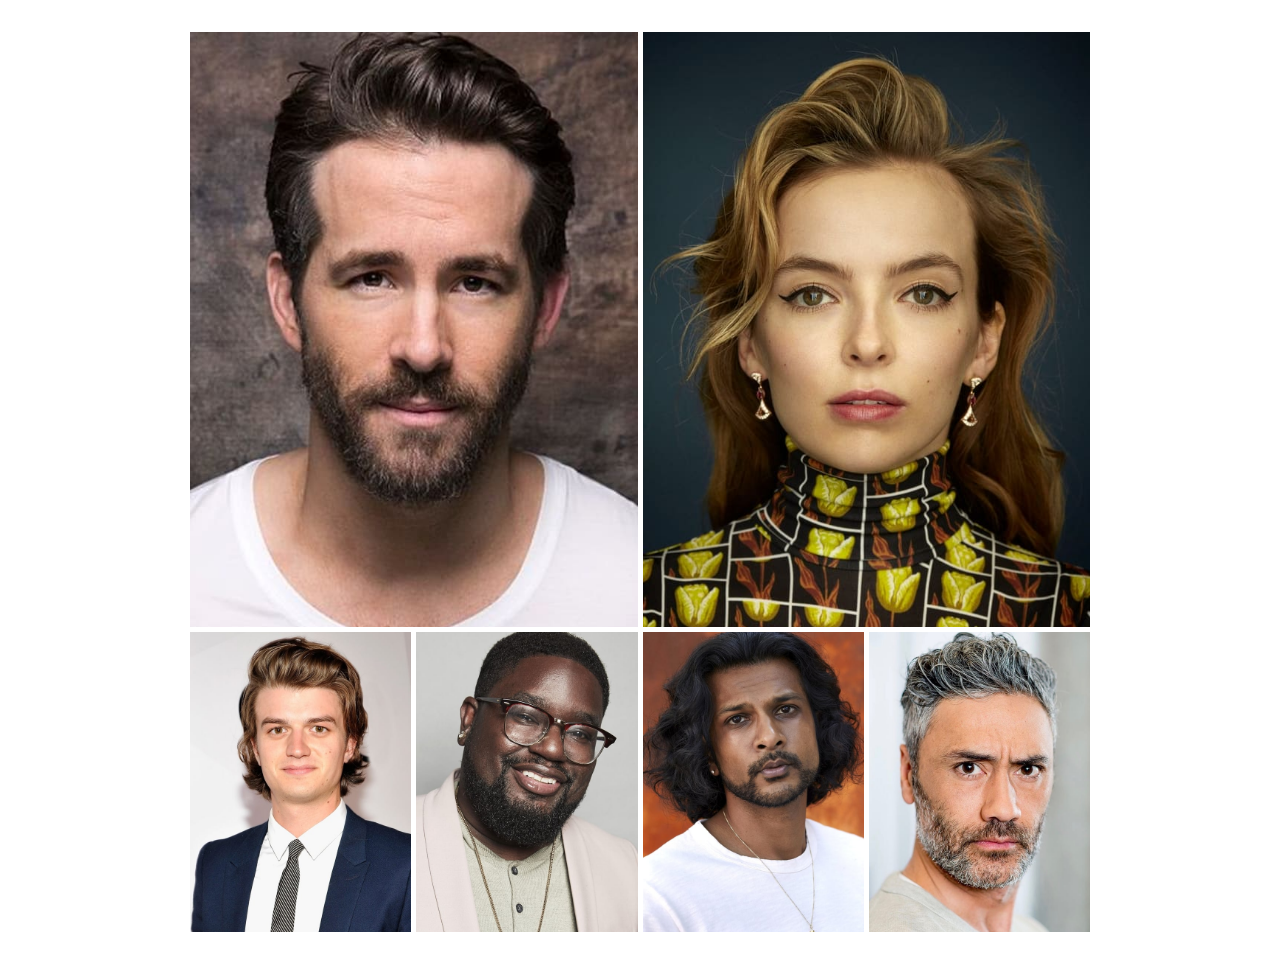
<file: actorsGallery.html>
<!DOCTYPE html>
<html lang="en">
<head>
    <meta charset="UTF-8">
    <meta name="viewport" content="width=device-width, initial-scale=1.0">
    <link rel="stylesheet" href="css/gallery.css">
    <title>Free Guy Actors Gallery</title>
</head>
<body>

    <div class="container">
        <div class="ryan">
            <div class="img">
                <img src="images/ryan.jpg" alt="">
            </div>
        </div>
        <div class="jodie">
            <div class="img">
                <img src="images/jodie.jpg" alt="">
            </div>
        </div>
        <div class="joe">
            <div class="img">
                <img src="images/joe.jpg" alt="">
            </div>
        </div>
        <div class="lilrel">
            <div class="img">
                <img src="images/lilrel.jpg" alt="">
            </div>
        </div>
        <div class="utkarsh">
            <div class="img">
                <img src="images/utkarsh.jpg" alt="">
            </div>
        </div>
        <div class="taika">
            <div class="img">
                <img src="images/taika.jpg" alt="">
            </div>
        </div>
    </div>    
</body>
</html>
</file>
<file: css/gallery.css>
*{
    margin: 0;
    padding: 0;
    box-sizing: border-box;
    /* border: 1px solid red; */
}

.container {
    width: 900px;
    height: 900px;
    margin: 2rem auto;

    display: grid;
    grid-template-columns: repeat(4, 1fr);
    grid-template-rows: 595px 300px;
    gap: 5px;
}

.container > div {
    width: 100%;
    height: 100%;
}

.img {
    width: 100%;
    height: 100%;
}

.img img {
    width: 100%;
    height: 100%;
    object-fit: cover;
}

.ryan {
    grid-column: 1/3;
    grid-row: 1/2;
}

.jodie {
    grid-column: 3/5;
    grid-row: 1/2;
}

.joe {
    grid-column: 1/2;
    grid-row: 2/3;
}

.lilrel {
    grid-column: 2/3;
    grid-row: 2/3;
}

.utkarsh {
    grid-column: 3/4;
    grid-row: 2/3;
}

.taika {
    grid-column: 4/5;
    grid-row: 2/3;
}

@media (max-width: 568px) {
    body {
        background-color: black;
    }

    .container {
        width: auto;
        grid-template-columns: repeat(1, auto);
        grid-template-rows: repeat(6, 1fr);
        grid-template-areas: 
        "ryan"
        "jodie"
        "joe"
        "lilrel"
        "utkarsh"
        "taika"
        ;
    }

    .ryan {   
        grid-area: ryan;
    }
    
    .jodie {   
        grid-area: jodie;
    }
    
    .joe {   
        grid-area: joe;
    }
    
    .lilrel {    
        grid-area: lilrel;
    }
    
    .utkarsh {    
        grid-area: utkarsh;
    }
    
    .taika {   
        grid-area: taika;
    }
}
</file>
